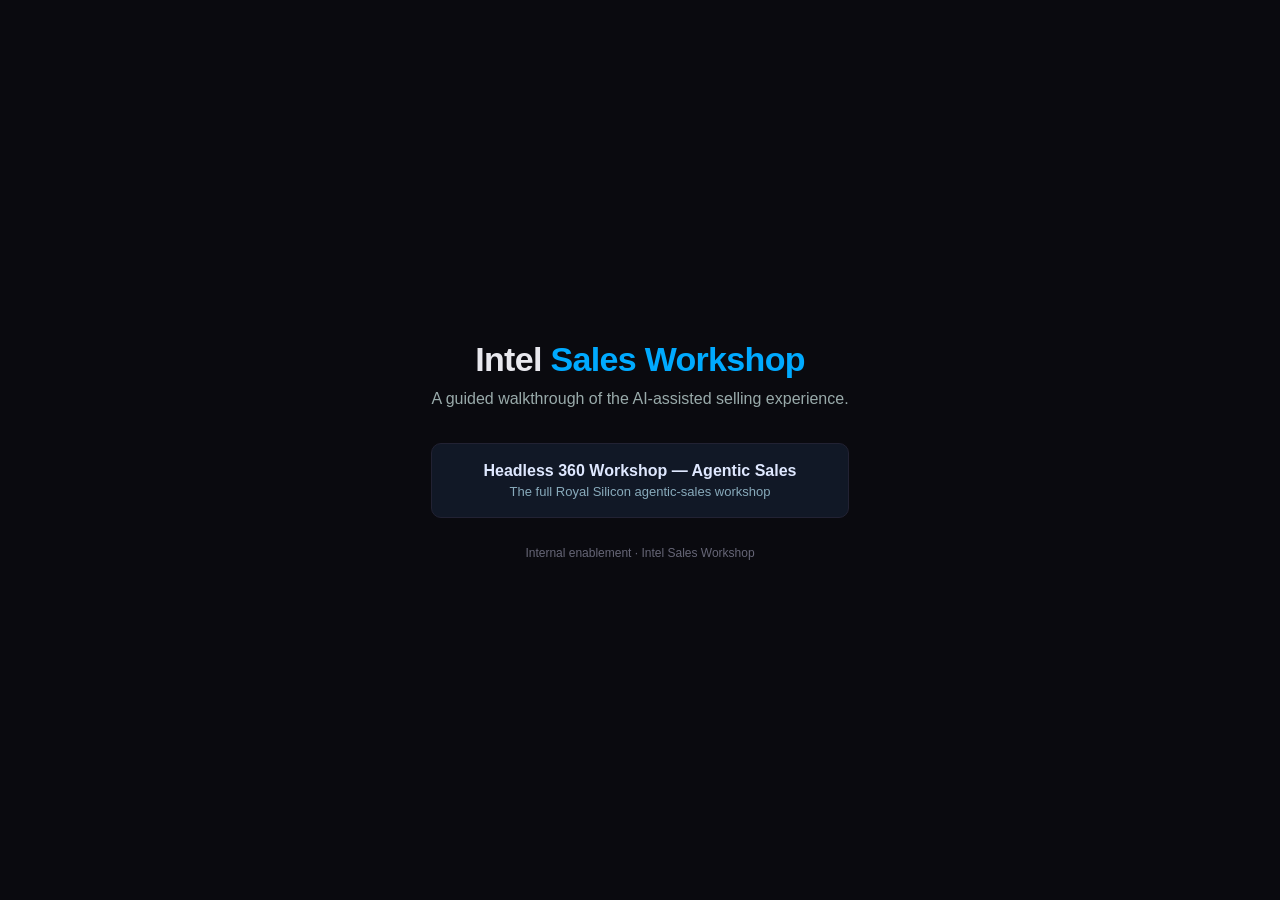
<file: index.html>
<!doctype html><html lang="en"><head><meta charset="utf-8"><meta name="viewport" content="width=device-width,initial-scale=1">
<title>Intel Sales Workshop</title>
<style>
  body{margin:0;font-family:-apple-system,Segoe UI,Roboto,Helvetica,Arial,sans-serif;background:#0a0a0f;color:#e8e8ee;display:flex;min-height:100vh;align-items:center;justify-content:center}
  .card{max-width:560px;padding:48px 40px;text-align:center}
  h1{font-size:34px;font-weight:800;margin:0 0 8px;letter-spacing:-.02em}
  .accent{color:#0af}
  p{color:#9aa;line-height:1.55;margin:0 0 32px}
  .links{display:flex;flex-direction:column;gap:14px}
  a{display:block;padding:18px 22px;border:1px solid #223;border-radius:10px;background:#111826;color:#dfe8ff;text-decoration:none;font-weight:600;transition:.15s}
  a:hover{background:#16233b;border-color:#0af}
  a .sub{display:block;font-weight:400;font-size:13px;color:#8ab;margin-top:4px}
  .note{margin-top:28px;font-size:12px;color:#667}
</style></head><body>
<div class="card">
  <h1>Intel <span class="accent">Sales Workshop</span></h1>
  <p>A guided walkthrough of the AI-assisted selling experience.</p>
  <div class="links">
    <a href="intel-workshop-site.html">Headless 360 Workshop — Agentic Sales<span class="sub">The full Royal Silicon agentic-sales workshop</span></a>
  </div>
  <div class="note">Internal enablement · Intel Sales Workshop</div>
</div></body></html>
</file>
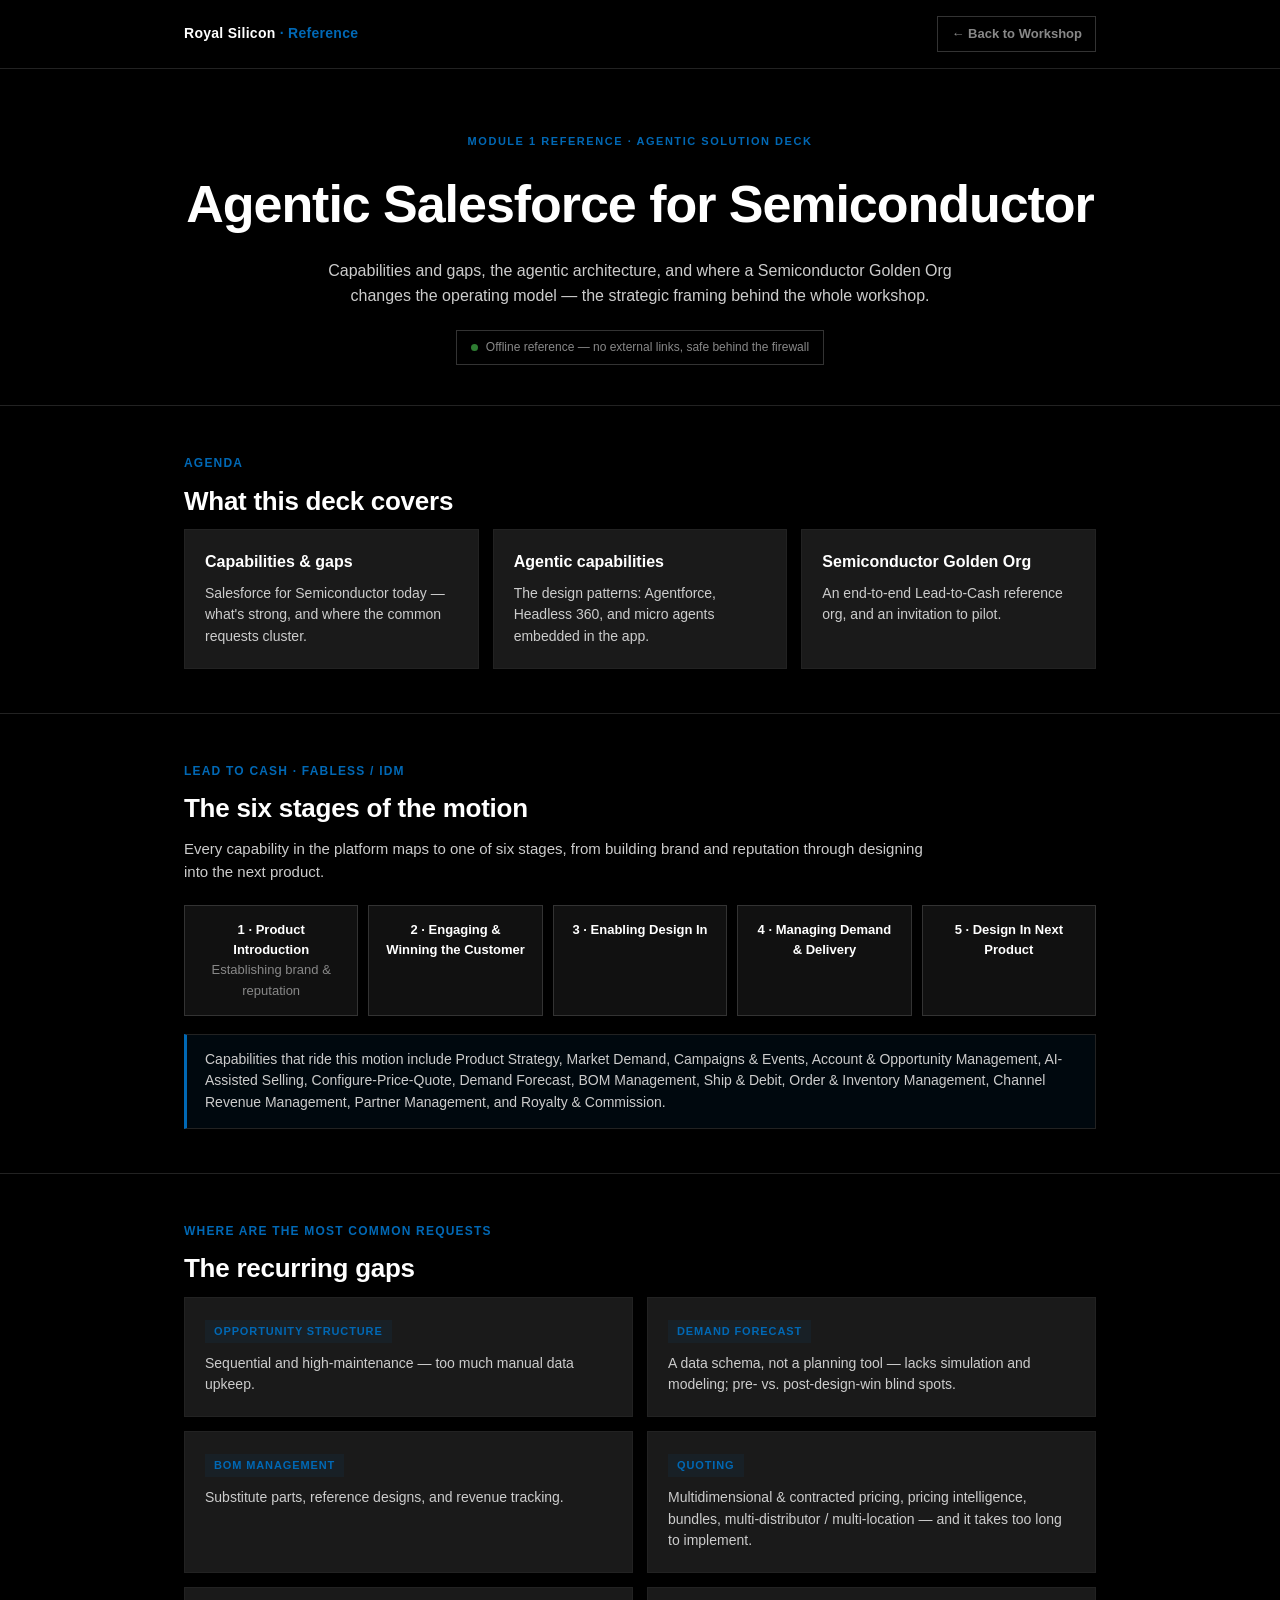
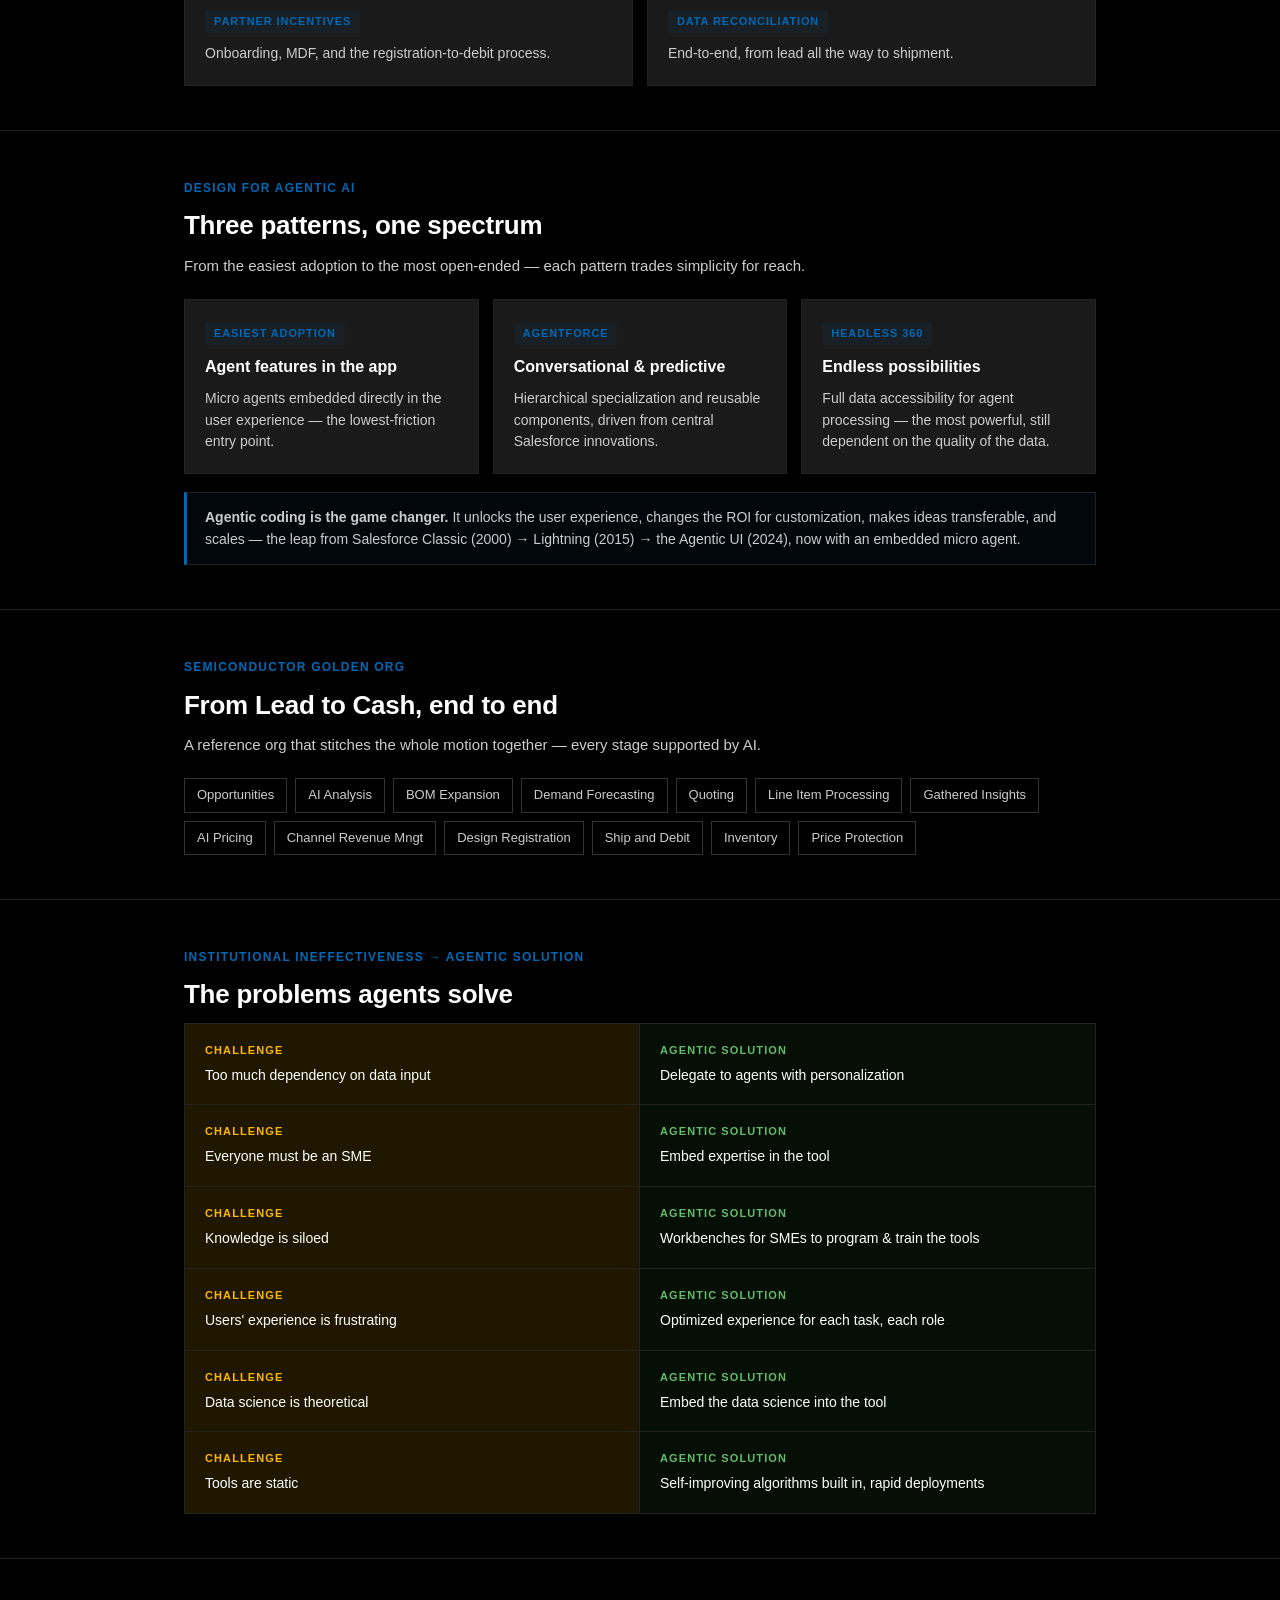
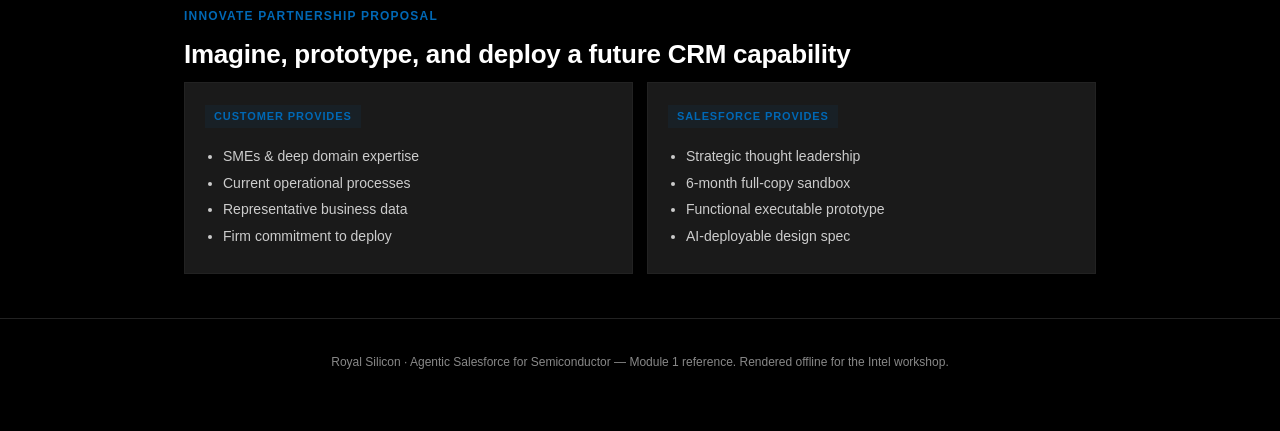
<file: ref-agentic-solution.html>
<!doctype html>
<html lang="en">
<head>
<meta charset="utf-8">
<meta name="viewport" content="width=device-width,initial-scale=1">
<title>Reference · Agentic Salesforce for Semiconductor</title>
<link rel="stylesheet" href="ref-style.css">
</head>
<body>
<div class="topbar"><div class="wrap">
  <div class="brand">Royal Silicon <span class="accent">· Reference</span></div>
  <a class="back" href="intel-workshop-site.html">← Back to Workshop</a>
</div></div>

<div class="hero"><div class="wrap">
  <div class="kicker">Module 1 Reference · Agentic Solution Deck</div>
  <h1>Agentic Salesforce for Semiconductor</h1>
  <p>Capabilities and gaps, the agentic architecture, and where a Semiconductor Golden Org changes the operating model — the strategic framing behind the whole workshop.</p>
  <div class="offline"><span class="dot"></span> Offline reference — no external links, safe behind the firewall</div>
</div></div>

<section><div class="wrap">
  <div class="snum">Agenda</div>
  <h2>What this deck covers</h2>
  <div class="grid g3" style="margin-top:8px">
    <div class="card"><h3>Capabilities &amp; gaps</h3><p>Salesforce for Semiconductor today — what's strong, and where the common requests cluster.</p></div>
    <div class="card"><h3>Agentic capabilities</h3><p>The design patterns: Agentforce, Headless 360, and micro agents embedded in the app.</p></div>
    <div class="card"><h3>Semiconductor Golden Org</h3><p>An end-to-end Lead-to-Cash reference org, and an invitation to pilot.</p></div>
  </div>
</div></section>

<section><div class="wrap">
  <div class="snum">Lead to Cash · Fabless / IDM</div>
  <h2>The six stages of the motion</h2>
  <p class="lead">Every capability in the platform maps to one of six stages, from building brand and reputation through designing into the next product.</p>
  <div class="flow">
    <div class="node">1 · Product Introduction<br><span style="color:var(--text3);font-weight:400">Establishing brand &amp; reputation</span></div>
    <div class="node">2 · Engaging &amp; Winning the Customer</div>
    <div class="node">3 · Enabling Design In</div>
    <div class="node">4 · Managing Demand &amp; Delivery</div>
    <div class="node">5 · Design In Next Product</div>
  </div>
  <div class="note">Capabilities that ride this motion include Product Strategy, Market Demand, Campaigns &amp; Events, Account &amp; Opportunity Management, AI-Assisted Selling, Configure-Price-Quote, Demand Forecast, BOM Management, Ship &amp; Debit, Order &amp; Inventory Management, Channel Revenue Management, Partner Management, and Royalty &amp; Commission.</div>
</div></section>

<section><div class="wrap">
  <div class="snum">Where are the most common requests</div>
  <h2>The recurring gaps</h2>
  <div class="grid g2">
    <div class="card"><span class="pill">Opportunity Structure</span><p>Sequential and high-maintenance — too much manual data upkeep.</p></div>
    <div class="card"><span class="pill">Demand Forecast</span><p>A data schema, not a planning tool — lacks simulation and modeling; pre- vs. post-design-win blind spots.</p></div>
    <div class="card"><span class="pill">BOM Management</span><p>Substitute parts, reference designs, and revenue tracking.</p></div>
    <div class="card"><span class="pill">Quoting</span><p>Multidimensional &amp; contracted pricing, pricing intelligence, bundles, multi-distributor / multi-location — and it takes too long to implement.</p></div>
    <div class="card"><span class="pill">Partner Incentives</span><p>Onboarding, MDF, and the registration-to-debit process.</p></div>
    <div class="card"><span class="pill">Data Reconciliation</span><p>End-to-end, from lead all the way to shipment.</p></div>
  </div>
</div></section>

<section><div class="wrap">
  <div class="snum">Design for Agentic AI</div>
  <h2>Three patterns, one spectrum</h2>
  <p class="lead">From the easiest adoption to the most open-ended — each pattern trades simplicity for reach.</p>
  <div class="grid g3">
    <div class="card"><span class="pill">Easiest adoption</span><h3>Agent features in the app</h3><p>Micro agents embedded directly in the user experience — the lowest-friction entry point.</p></div>
    <div class="card"><span class="pill">Agentforce</span><h3>Conversational &amp; predictive</h3><p>Hierarchical specialization and reusable components, driven from central Salesforce innovations.</p></div>
    <div class="card"><span class="pill">Headless 360</span><h3>Endless possibilities</h3><p>Full data accessibility for agent processing — the most powerful, still dependent on the quality of the data.</p></div>
  </div>
  <div class="note"><strong>Agentic coding is the game changer.</strong> It unlocks the user experience, changes the ROI for customization, makes ideas transferable, and scales — the leap from Salesforce Classic (2000) → Lightning (2015) → the Agentic UI (2024), now with an embedded micro agent.</div>
</div></section>

<section><div class="wrap">
  <div class="snum">Semiconductor Golden Org</div>
  <h2>From Lead to Cash, end to end</h2>
  <p class="lead">A reference org that stitches the whole motion together — every stage supported by AI.</p>
  <div class="tags">
    <span>Opportunities</span><span>AI Analysis</span><span>BOM Expansion</span><span>Demand Forecasting</span>
    <span>Quoting</span><span>Line Item Processing</span><span>Gathered Insights</span><span>AI Pricing</span>
    <span>Channel Revenue Mngt</span><span>Design Registration</span><span>Ship and Debit</span><span>Inventory</span><span>Price Protection</span>
  </div>
</div></section>

<section><div class="wrap">
  <div class="snum">Institutional ineffectiveness → agentic solution</div>
  <h2>The problems agents solve</h2>
  <div class="cvs">
    <div class="ch"><div class="lbl">Challenge</div><div class="val">Too much dependency on data input</div></div>
    <div class="cs"><div class="lbl">Agentic Solution</div><div class="val">Delegate to agents with personalization</div></div>
    <div class="ch"><div class="lbl">Challenge</div><div class="val">Everyone must be an SME</div></div>
    <div class="cs"><div class="lbl">Agentic Solution</div><div class="val">Embed expertise in the tool</div></div>
    <div class="ch"><div class="lbl">Challenge</div><div class="val">Knowledge is siloed</div></div>
    <div class="cs"><div class="lbl">Agentic Solution</div><div class="val">Workbenches for SMEs to program &amp; train the tools</div></div>
    <div class="ch"><div class="lbl">Challenge</div><div class="val">Users' experience is frustrating</div></div>
    <div class="cs"><div class="lbl">Agentic Solution</div><div class="val">Optimized experience for each task, each role</div></div>
    <div class="ch"><div class="lbl">Challenge</div><div class="val">Data science is theoretical</div></div>
    <div class="cs"><div class="lbl">Agentic Solution</div><div class="val">Embed the data science into the tool</div></div>
    <div class="ch"><div class="lbl">Challenge</div><div class="val">Tools are static</div></div>
    <div class="cs"><div class="lbl">Agentic Solution</div><div class="val">Self-improving algorithms built in, rapid deployments</div></div>
  </div>
</div></section>

<section><div class="wrap">
  <div class="snum">Innovate Partnership Proposal</div>
  <h2>Imagine, prototype, and deploy a future CRM capability</h2>
  <div class="grid g2">
    <div class="card"><span class="pill">Customer provides</span><ul>
      <li>SMEs &amp; deep domain expertise</li>
      <li>Current operational processes</li>
      <li>Representative business data</li>
      <li>Firm commitment to deploy</li>
    </ul></div>
    <div class="card"><span class="pill">Salesforce provides</span><ul>
      <li>Strategic thought leadership</li>
      <li>6-month full-copy sandbox</li>
      <li>Functional executable prototype</li>
      <li>AI-deployable design spec</li>
    </ul></div>
  </div>
</div></section>

<div class="foot"><div class="wrap">Royal Silicon · Agentic Salesforce for Semiconductor — Module 1 reference. Rendered offline for the Intel workshop.</div></div>
</body>
</html>
</file>
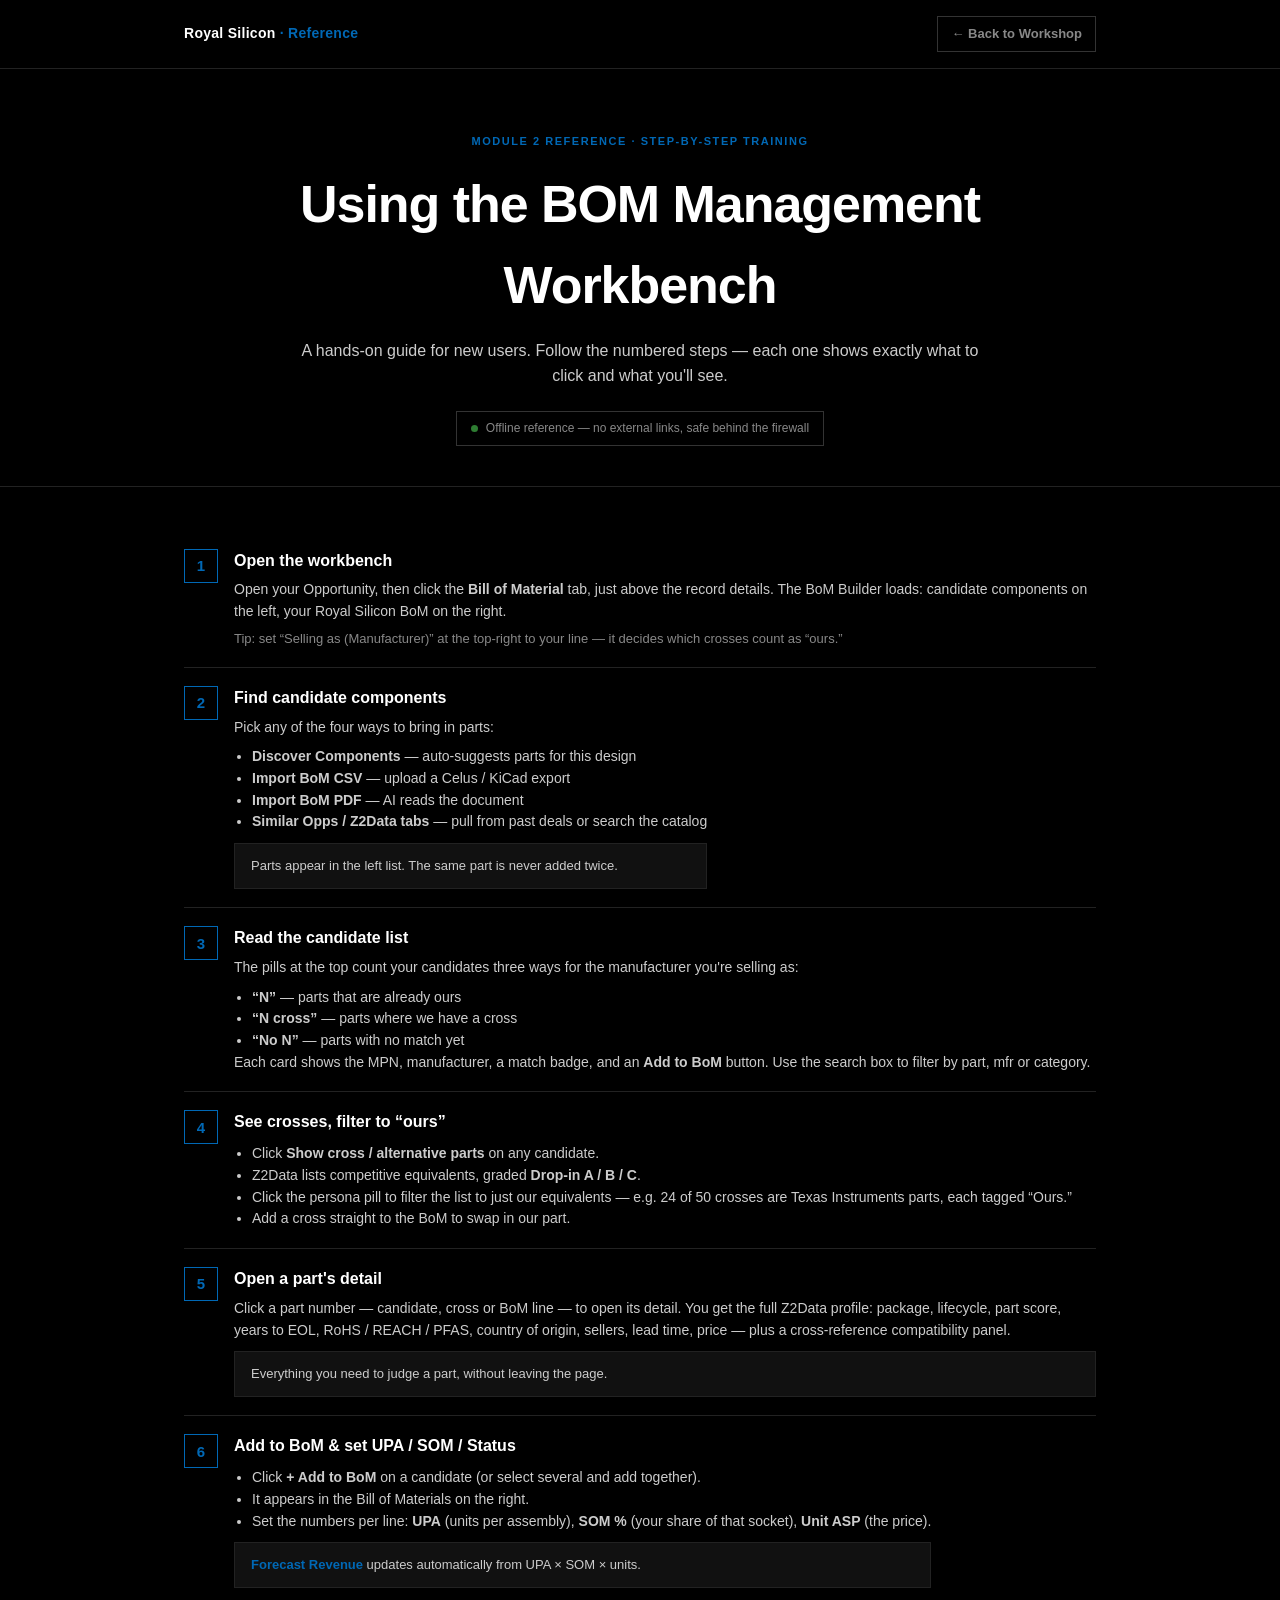
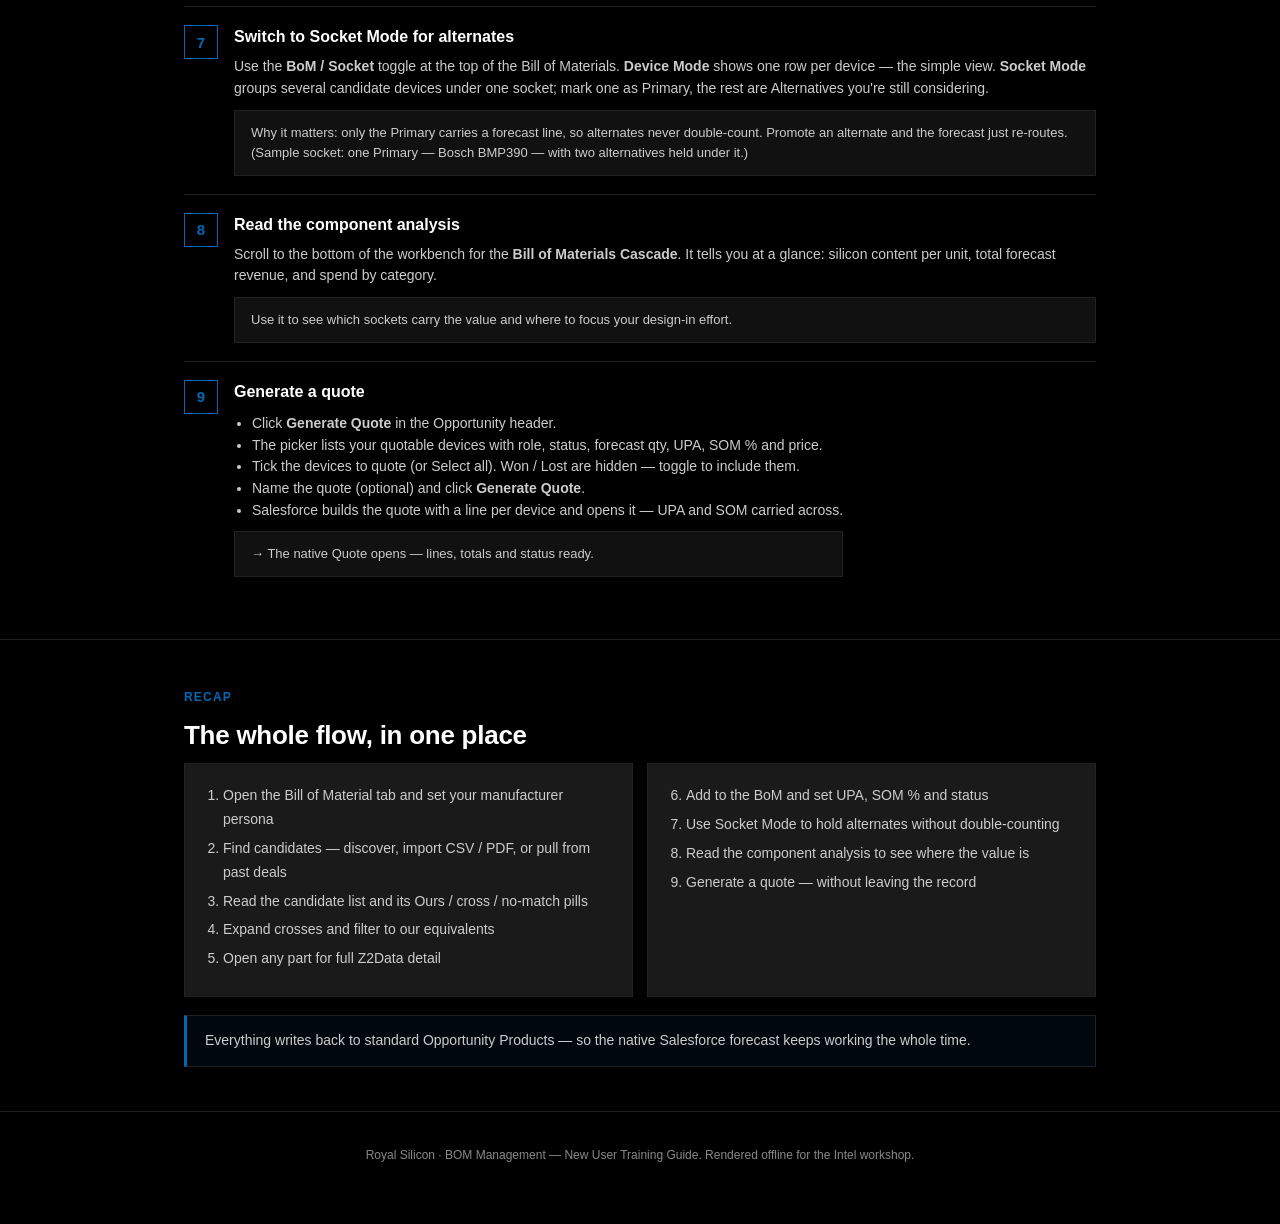
<file: ref-bom-management.html>
<!doctype html>
<html lang="en">
<head>
<meta charset="utf-8">
<meta name="viewport" content="width=device-width,initial-scale=1">
<title>Reference · BOM Management — New User Training Guide</title>
<link rel="stylesheet" href="ref-style.css">
</head>
<body>
<div class="topbar"><div class="wrap">
  <div class="brand">Royal Silicon <span class="accent">· Reference</span></div>
  <a class="back" href="intel-workshop-site.html">← Back to Workshop</a>
</div></div>

<div class="hero"><div class="wrap">
  <div class="kicker">Module 2 Reference · Step-by-Step Training</div>
  <h1>Using the BOM Management Workbench</h1>
  <p>A hands-on guide for new users. Follow the numbered steps — each one shows exactly what to click and what you'll see.</p>
  <div class="offline"><span class="dot"></span> Offline reference — no external links, safe behind the firewall</div>
</div></div>

<section><div class="wrap">
  <div class="step"><div class="sn">1</div><div>
    <h4>Open the workbench</h4>
    <p>Open your Opportunity, then click the <b>Bill of Material</b> tab, just above the record details. The BoM Builder loads: candidate components on the left, your Royal Silicon BoM on the right.</p>
    <span class="sub">Tip: set “Selling as (Manufacturer)” at the top-right to your line — it decides which crosses count as “ours.”</span>
  </div></div>

  <div class="step"><div class="sn">2</div><div>
    <h4>Find candidate components</h4>
    <p>Pick any of the four ways to bring in parts:</p>
    <ul>
      <li><b>Discover Components</b> — auto-suggests parts for this design</li>
      <li><b>Import BoM CSV</b> — upload a Celus / KiCad export</li>
      <li><b>Import BoM PDF</b> — AI reads the document</li>
      <li><b>Similar Opps / Z2Data tabs</b> — pull from past deals or search the catalog</li>
    </ul>
    <div class="seeing">Parts appear in the left list. The same part is never added twice.</div>
  </div></div>

  <div class="step"><div class="sn">3</div><div>
    <h4>Read the candidate list</h4>
    <p>The pills at the top count your candidates three ways for the manufacturer you're selling as:</p>
    <ul>
      <li><b>“N”</b> — parts that are already ours</li>
      <li><b>“N cross”</b> — parts where we have a cross</li>
      <li><b>“No N”</b> — parts with no match yet</li>
    </ul>
    <p>Each card shows the MPN, manufacturer, a match badge, and an <b>Add to BoM</b> button. Use the search box to filter by part, mfr or category.</p>
  </div></div>

  <div class="step"><div class="sn">4</div><div>
    <h4>See crosses, filter to “ours”</h4>
    <ul>
      <li>Click <b>Show cross / alternative parts</b> on any candidate.</li>
      <li>Z2Data lists competitive equivalents, graded <b>Drop-in A / B / C</b>.</li>
      <li>Click the persona pill to filter the list to just our equivalents — e.g. 24 of 50 crosses are Texas Instruments parts, each tagged “Ours.”</li>
      <li>Add a cross straight to the BoM to swap in our part.</li>
    </ul>
  </div></div>

  <div class="step"><div class="sn">5</div><div>
    <h4>Open a part's detail</h4>
    <p>Click a part number — candidate, cross or BoM line — to open its detail. You get the full Z2Data profile: package, lifecycle, part score, years to EOL, RoHS / REACH / PFAS, country of origin, sellers, lead time, price — plus a cross-reference compatibility panel.</p>
    <div class="seeing">Everything you need to judge a part, without leaving the page.</div>
  </div></div>

  <div class="step"><div class="sn">6</div><div>
    <h4>Add to BoM &amp; set UPA / SOM / Status</h4>
    <ul>
      <li>Click <b>+ Add to BoM</b> on a candidate (or select several and add together).</li>
      <li>It appears in the Bill of Materials on the right.</li>
      <li>Set the numbers per line: <b>UPA</b> (units per assembly), <b>SOM %</b> (your share of that socket), <b>Unit ASP</b> (the price).</li>
    </ul>
    <div class="seeing"><b>Forecast Revenue</b> updates automatically from UPA × SOM × units.</div>
  </div></div>

  <div class="step"><div class="sn">7</div><div>
    <h4>Switch to Socket Mode for alternates</h4>
    <p>Use the <b>BoM / Socket</b> toggle at the top of the Bill of Materials. <b>Device Mode</b> shows one row per device — the simple view. <b>Socket Mode</b> groups several candidate devices under one socket; mark one as Primary, the rest are Alternatives you're still considering.</p>
    <div class="seeing">Why it matters: only the Primary carries a forecast line, so alternates never double-count. Promote an alternate and the forecast just re-routes. (Sample socket: one Primary — Bosch BMP390 — with two alternatives held under it.)</div>
  </div></div>

  <div class="step"><div class="sn">8</div><div>
    <h4>Read the component analysis</h4>
    <p>Scroll to the bottom of the workbench for the <b>Bill of Materials Cascade</b>. It tells you at a glance: silicon content per unit, total forecast revenue, and spend by category.</p>
    <div class="seeing">Use it to see which sockets carry the value and where to focus your design-in effort.</div>
  </div></div>

  <div class="step"><div class="sn">9</div><div>
    <h4>Generate a quote</h4>
    <ul>
      <li>Click <b>Generate Quote</b> in the Opportunity header.</li>
      <li>The picker lists your quotable devices with role, status, forecast qty, UPA, SOM % and price.</li>
      <li>Tick the devices to quote (or Select all). Won / Lost are hidden — toggle to include them.</li>
      <li>Name the quote (optional) and click <b>Generate Quote</b>.</li>
      <li>Salesforce builds the quote with a line per device and opens it — UPA and SOM carried across.</li>
    </ul>
    <div class="seeing">→ The native Quote opens — lines, totals and status ready.</div>
  </div></div>
</div></section>

<section><div class="wrap">
  <div class="snum">Recap</div>
  <h2>The whole flow, in one place</h2>
  <div class="grid g2" style="margin-top:8px">
    <div class="card"><ol style="margin:0;padding-left:18px;color:var(--text2);font-size:14px;line-height:1.7">
      <li>Open the Bill of Material tab and set your manufacturer persona</li>
      <li>Find candidates — discover, import CSV / PDF, or pull from past deals</li>
      <li>Read the candidate list and its Ours / cross / no-match pills</li>
      <li>Expand crosses and filter to our equivalents</li>
      <li>Open any part for full Z2Data detail</li>
    </ol></div>
    <div class="card"><ol start="6" style="margin:0;padding-left:18px;color:var(--text2);font-size:14px;line-height:1.7">
      <li>Add to the BoM and set UPA, SOM % and status</li>
      <li>Use Socket Mode to hold alternates without double-counting</li>
      <li>Read the component analysis to see where the value is</li>
      <li>Generate a quote — without leaving the record</li>
    </ol></div>
  </div>
  <div class="note">Everything writes back to standard Opportunity Products — so the native Salesforce forecast keeps working the whole time.</div>
</div></section>

<div class="foot"><div class="wrap">Royal Silicon · BOM Management — New User Training Guide. Rendered offline for the Intel workshop.</div></div>
</body>
</html>
</file>
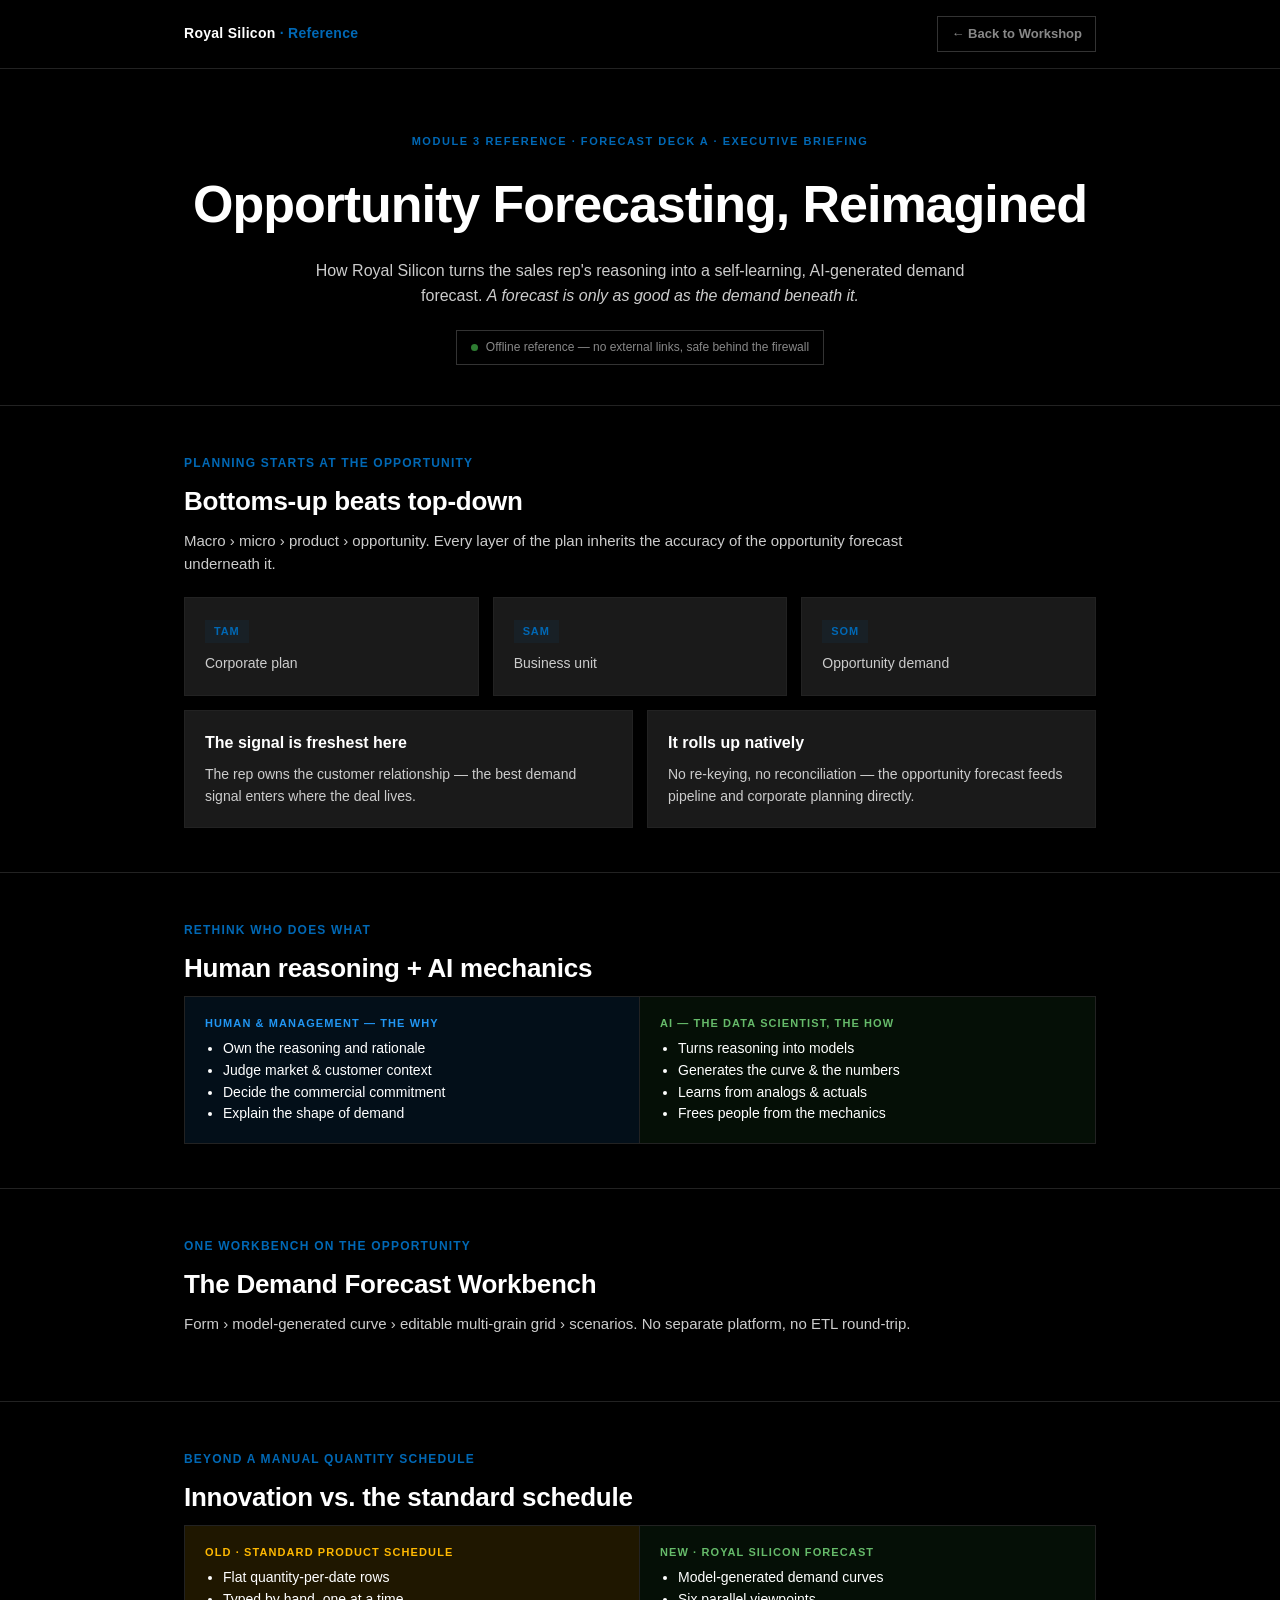
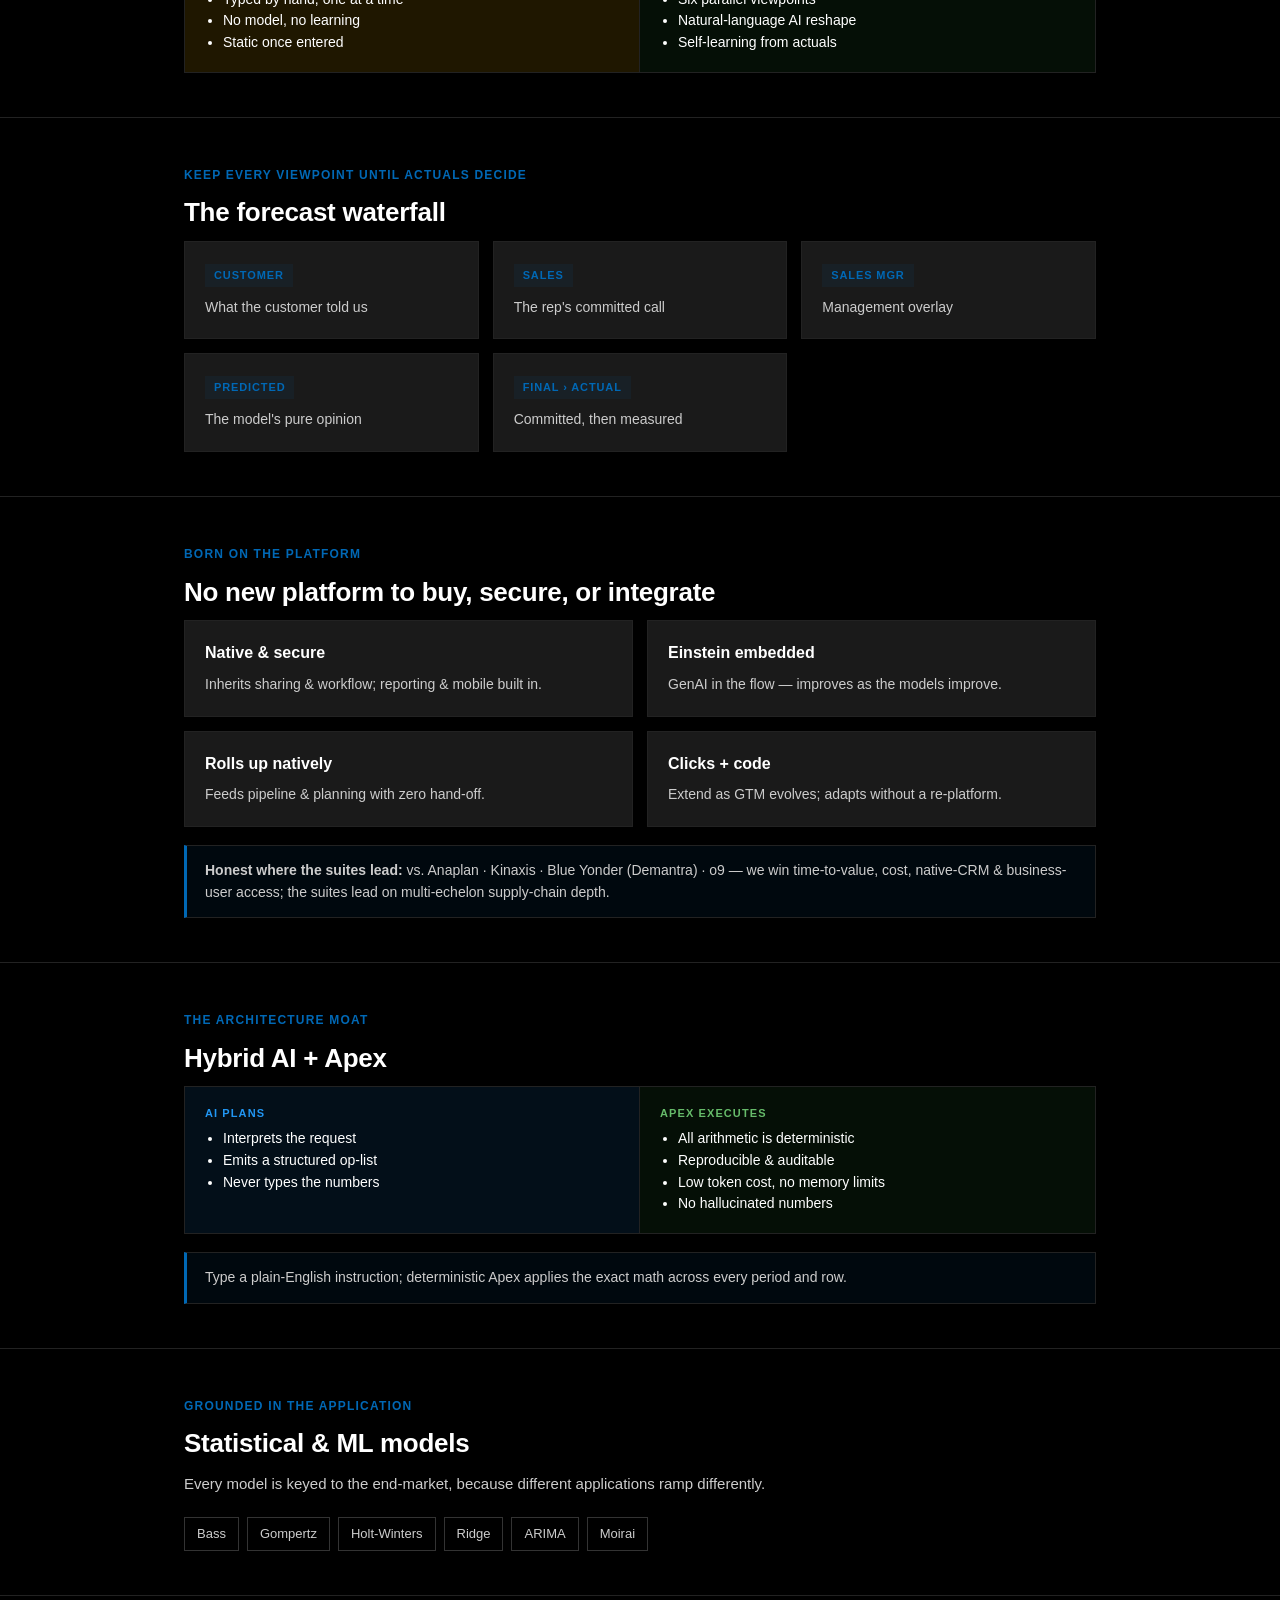
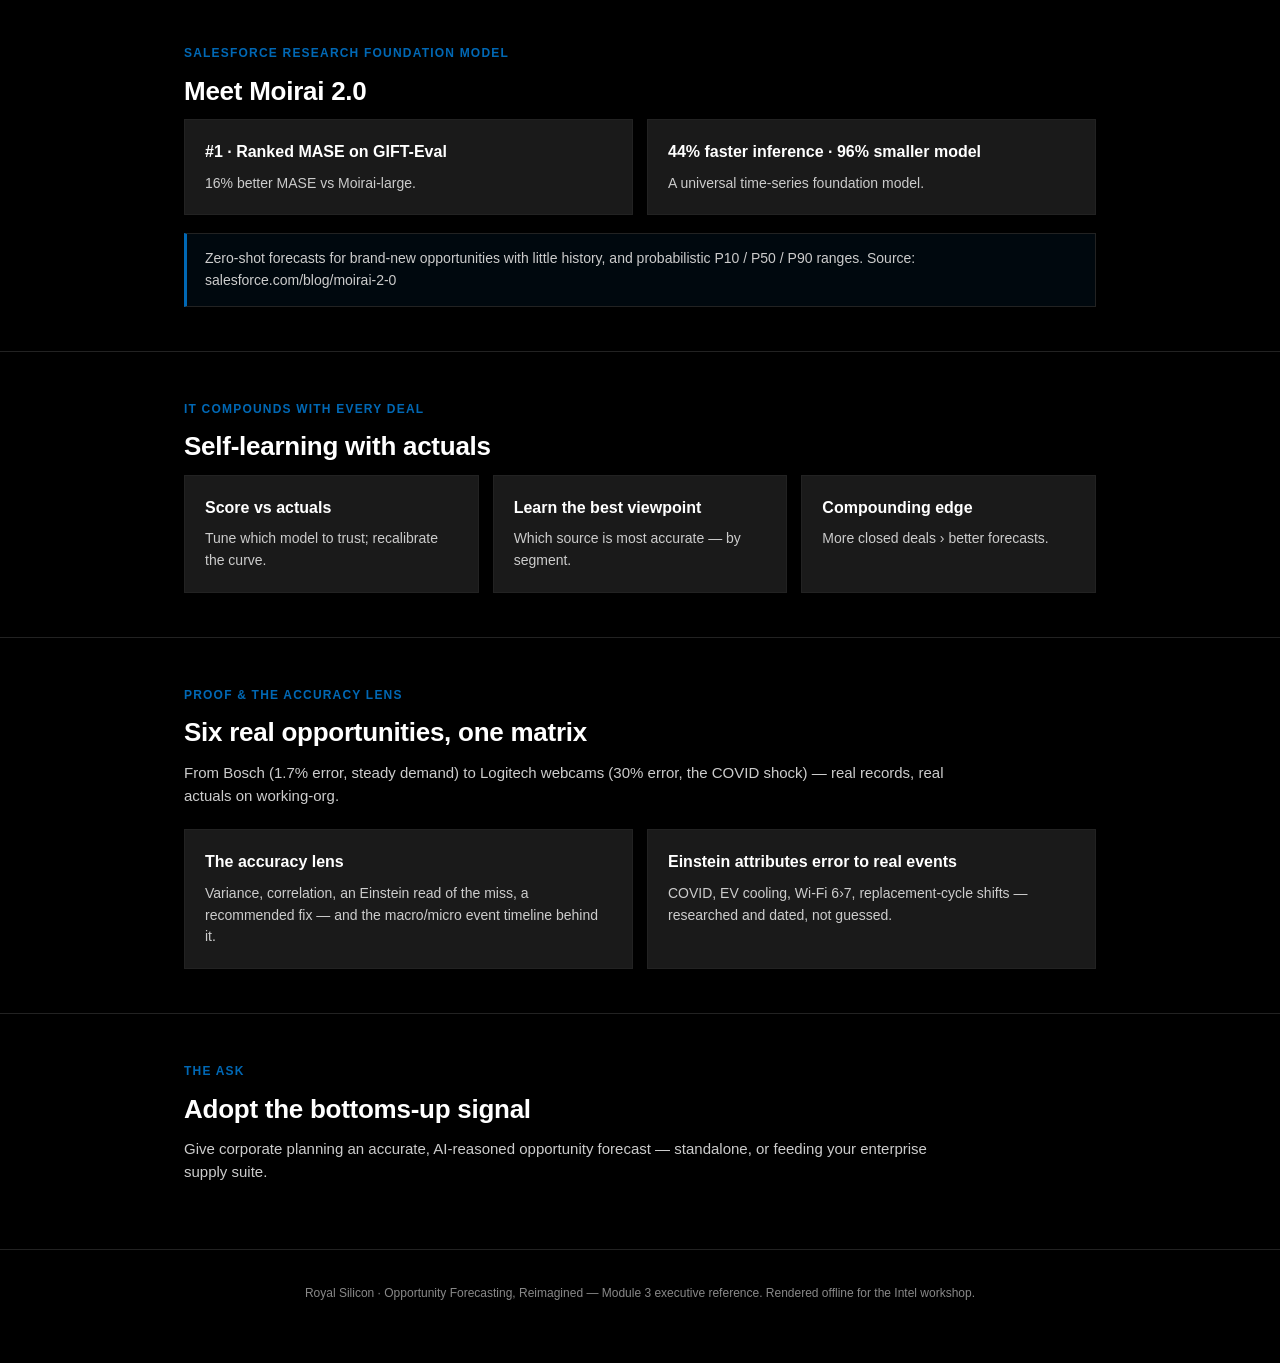
<file: ref-forecast-exec.html>
<!doctype html>
<html lang="en">
<head>
<meta charset="utf-8">
<meta name="viewport" content="width=device-width,initial-scale=1">
<title>Reference · Opportunity Forecasting, Reimagined — Executive Briefing</title>
<link rel="stylesheet" href="ref-style.css">
</head>
<body>
<div class="topbar"><div class="wrap">
  <div class="brand">Royal Silicon <span class="accent">· Reference</span></div>
  <a class="back" href="intel-workshop-site.html">← Back to Workshop</a>
</div></div>

<div class="hero"><div class="wrap">
  <div class="kicker">Module 3 Reference · Forecast Deck A · Executive Briefing</div>
  <h1>Opportunity Forecasting, Reimagined</h1>
  <p>How Royal Silicon turns the sales rep's reasoning into a self-learning, AI-generated demand forecast. <em>A forecast is only as good as the demand beneath it.</em></p>
  <div class="offline"><span class="dot"></span> Offline reference — no external links, safe behind the firewall</div>
</div></div>

<section><div class="wrap">
  <div class="snum">Planning starts at the opportunity</div>
  <h2>Bottoms-up beats top-down</h2>
  <p class="lead">Macro › micro › product › opportunity. Every layer of the plan inherits the accuracy of the opportunity forecast underneath it.</p>
  <div class="grid g3">
    <div class="card"><span class="pill">TAM</span><p>Corporate plan</p></div>
    <div class="card"><span class="pill">SAM</span><p>Business unit</p></div>
    <div class="card"><span class="pill">SOM</span><p>Opportunity demand</p></div>
  </div>
  <div class="grid g2" style="margin-top:14px">
    <div class="card"><h3>The signal is freshest here</h3><p>The rep owns the customer relationship — the best demand signal enters where the deal lives.</p></div>
    <div class="card"><h3>It rolls up natively</h3><p>No re-keying, no reconciliation — the opportunity forecast feeds pipeline and corporate planning directly.</p></div>
  </div>
</div></section>

<section><div class="wrap">
  <div class="snum">Rethink who does what</div>
  <h2>Human reasoning + AI mechanics</h2>
  <div class="cvs">
    <div class="ch" style="background:var(--blue-dim)"><div class="lbl" style="color:var(--blue)">Human &amp; Management — the WHY</div><div class="val"><ul style="margin:6px 0 0;padding-left:18px">
      <li>Own the reasoning and rationale</li><li>Judge market &amp; customer context</li>
      <li>Decide the commercial commitment</li><li>Explain the shape of demand</li></ul></div></div>
    <div class="cs"><div class="lbl">AI — the data scientist, the HOW</div><div class="val"><ul style="margin:6px 0 0;padding-left:18px">
      <li>Turns reasoning into models</li><li>Generates the curve &amp; the numbers</li>
      <li>Learns from analogs &amp; actuals</li><li>Frees people from the mechanics</li></ul></div></div>
  </div>
</div></section>

<section><div class="wrap">
  <div class="snum">One workbench on the opportunity</div>
  <h2>The Demand Forecast Workbench</h2>
  <p class="lead">Form › model-generated curve › editable multi-grain grid › scenarios. No separate platform, no ETL round-trip.</p>
</div></section>

<section><div class="wrap">
  <div class="snum">Beyond a manual quantity schedule</div>
  <h2>Innovation vs. the standard schedule</h2>
  <div class="cvs">
    <div class="ch"><div class="lbl">Old · Standard Product Schedule</div><div class="val"><ul style="margin:6px 0 0;padding-left:18px">
      <li>Flat quantity-per-date rows</li><li>Typed by hand, one at a time</li>
      <li>No model, no learning</li><li>Static once entered</li></ul></div></div>
    <div class="cs"><div class="lbl">New · Royal Silicon Forecast</div><div class="val"><ul style="margin:6px 0 0;padding-left:18px">
      <li>Model-generated demand curves</li><li>Six parallel viewpoints</li>
      <li>Natural-language AI reshape</li><li>Self-learning from actuals</li></ul></div></div>
  </div>
</div></section>

<section><div class="wrap">
  <div class="snum">Keep every viewpoint until actuals decide</div>
  <h2>The forecast waterfall</h2>
  <div class="grid g3">
    <div class="card"><span class="pill">Customer</span><p>What the customer told us</p></div>
    <div class="card"><span class="pill">Sales</span><p>The rep's committed call</p></div>
    <div class="card"><span class="pill">Sales Mgr</span><p>Management overlay</p></div>
    <div class="card"><span class="pill">Predicted</span><p>The model's pure opinion</p></div>
    <div class="card"><span class="pill">Final › Actual</span><p>Committed, then measured</p></div>
  </div>
</div></section>

<section><div class="wrap">
  <div class="snum">Born on the platform</div>
  <h2>No new platform to buy, secure, or integrate</h2>
  <div class="grid g2">
    <div class="card"><h3>Native &amp; secure</h3><p>Inherits sharing &amp; workflow; reporting &amp; mobile built in.</p></div>
    <div class="card"><h3>Einstein embedded</h3><p>GenAI in the flow — improves as the models improve.</p></div>
    <div class="card"><h3>Rolls up natively</h3><p>Feeds pipeline &amp; planning with zero hand-off.</p></div>
    <div class="card"><h3>Clicks + code</h3><p>Extend as GTM evolves; adapts without a re-platform.</p></div>
  </div>
  <div class="note"><strong>Honest where the suites lead:</strong> vs. Anaplan · Kinaxis · Blue Yonder (Demantra) · o9 — we win time-to-value, cost, native-CRM &amp; business-user access; the suites lead on multi-echelon supply-chain depth.</div>
</div></section>

<section><div class="wrap">
  <div class="snum">The architecture moat</div>
  <h2>Hybrid AI + Apex</h2>
  <div class="cvs">
    <div class="ch" style="background:var(--blue-dim)"><div class="lbl" style="color:var(--blue)">AI plans</div><div class="val"><ul style="margin:6px 0 0;padding-left:18px">
      <li>Interprets the request</li><li>Emits a structured op-list</li><li>Never types the numbers</li></ul></div></div>
    <div class="cs"><div class="lbl">Apex executes</div><div class="val"><ul style="margin:6px 0 0;padding-left:18px">
      <li>All arithmetic is deterministic</li><li>Reproducible &amp; auditable</li>
      <li>Low token cost, no memory limits</li><li>No hallucinated numbers</li></ul></div></div>
  </div>
  <div class="note">Type a plain-English instruction; deterministic Apex applies the exact math across every period and row.</div>
</div></section>

<section><div class="wrap">
  <div class="snum">Grounded in the application</div>
  <h2>Statistical &amp; ML models</h2>
  <p class="lead">Every model is keyed to the end-market, because different applications ramp differently.</p>
  <div class="tags">
    <span>Bass</span><span>Gompertz</span><span>Holt-Winters</span><span>Ridge</span><span>ARIMA</span><span>Moirai</span>
  </div>
</div></section>

<section><div class="wrap">
  <div class="snum">Salesforce Research foundation model</div>
  <h2>Meet Moirai 2.0</h2>
  <div class="grid g2">
    <div class="card"><h3>#1 · Ranked MASE on GIFT-Eval</h3><p>16% better MASE vs Moirai-large.</p></div>
    <div class="card"><h3>44% faster inference · 96% smaller model</h3><p>A universal time-series foundation model.</p></div>
  </div>
  <div class="note">Zero-shot forecasts for brand-new opportunities with little history, and probabilistic P10 / P50 / P90 ranges. Source: salesforce.com/blog/moirai-2-0</div>
</div></section>

<section><div class="wrap">
  <div class="snum">It compounds with every deal</div>
  <h2>Self-learning with actuals</h2>
  <div class="grid g3">
    <div class="card"><h3>Score vs actuals</h3><p>Tune which model to trust; recalibrate the curve.</p></div>
    <div class="card"><h3>Learn the best viewpoint</h3><p>Which source is most accurate — by segment.</p></div>
    <div class="card"><h3>Compounding edge</h3><p>More closed deals › better forecasts.</p></div>
  </div>
</div></section>

<section><div class="wrap">
  <div class="snum">Proof &amp; the accuracy lens</div>
  <h2>Six real opportunities, one matrix</h2>
  <p class="lead">From Bosch (1.7% error, steady demand) to Logitech webcams (30% error, the COVID shock) — real records, real actuals on working-org.</p>
  <div class="grid g2">
    <div class="card"><h3>The accuracy lens</h3><p>Variance, correlation, an Einstein read of the miss, a recommended fix — and the macro/micro event timeline behind it.</p></div>
    <div class="card"><h3>Einstein attributes error to real events</h3><p>COVID, EV cooling, Wi-Fi 6›7, replacement-cycle shifts — researched and dated, not guessed.</p></div>
  </div>
</div></section>

<section><div class="wrap">
  <div class="snum">The ask</div>
  <h2>Adopt the bottoms-up signal</h2>
  <p class="lead">Give corporate planning an accurate, AI-reasoned opportunity forecast — standalone, or feeding your enterprise supply suite.</p>
</div></section>

<div class="foot"><div class="wrap">Royal Silicon · Opportunity Forecasting, Reimagined — Module 3 executive reference. Rendered offline for the Intel workshop.</div></div>
</body>
</html>
</file>
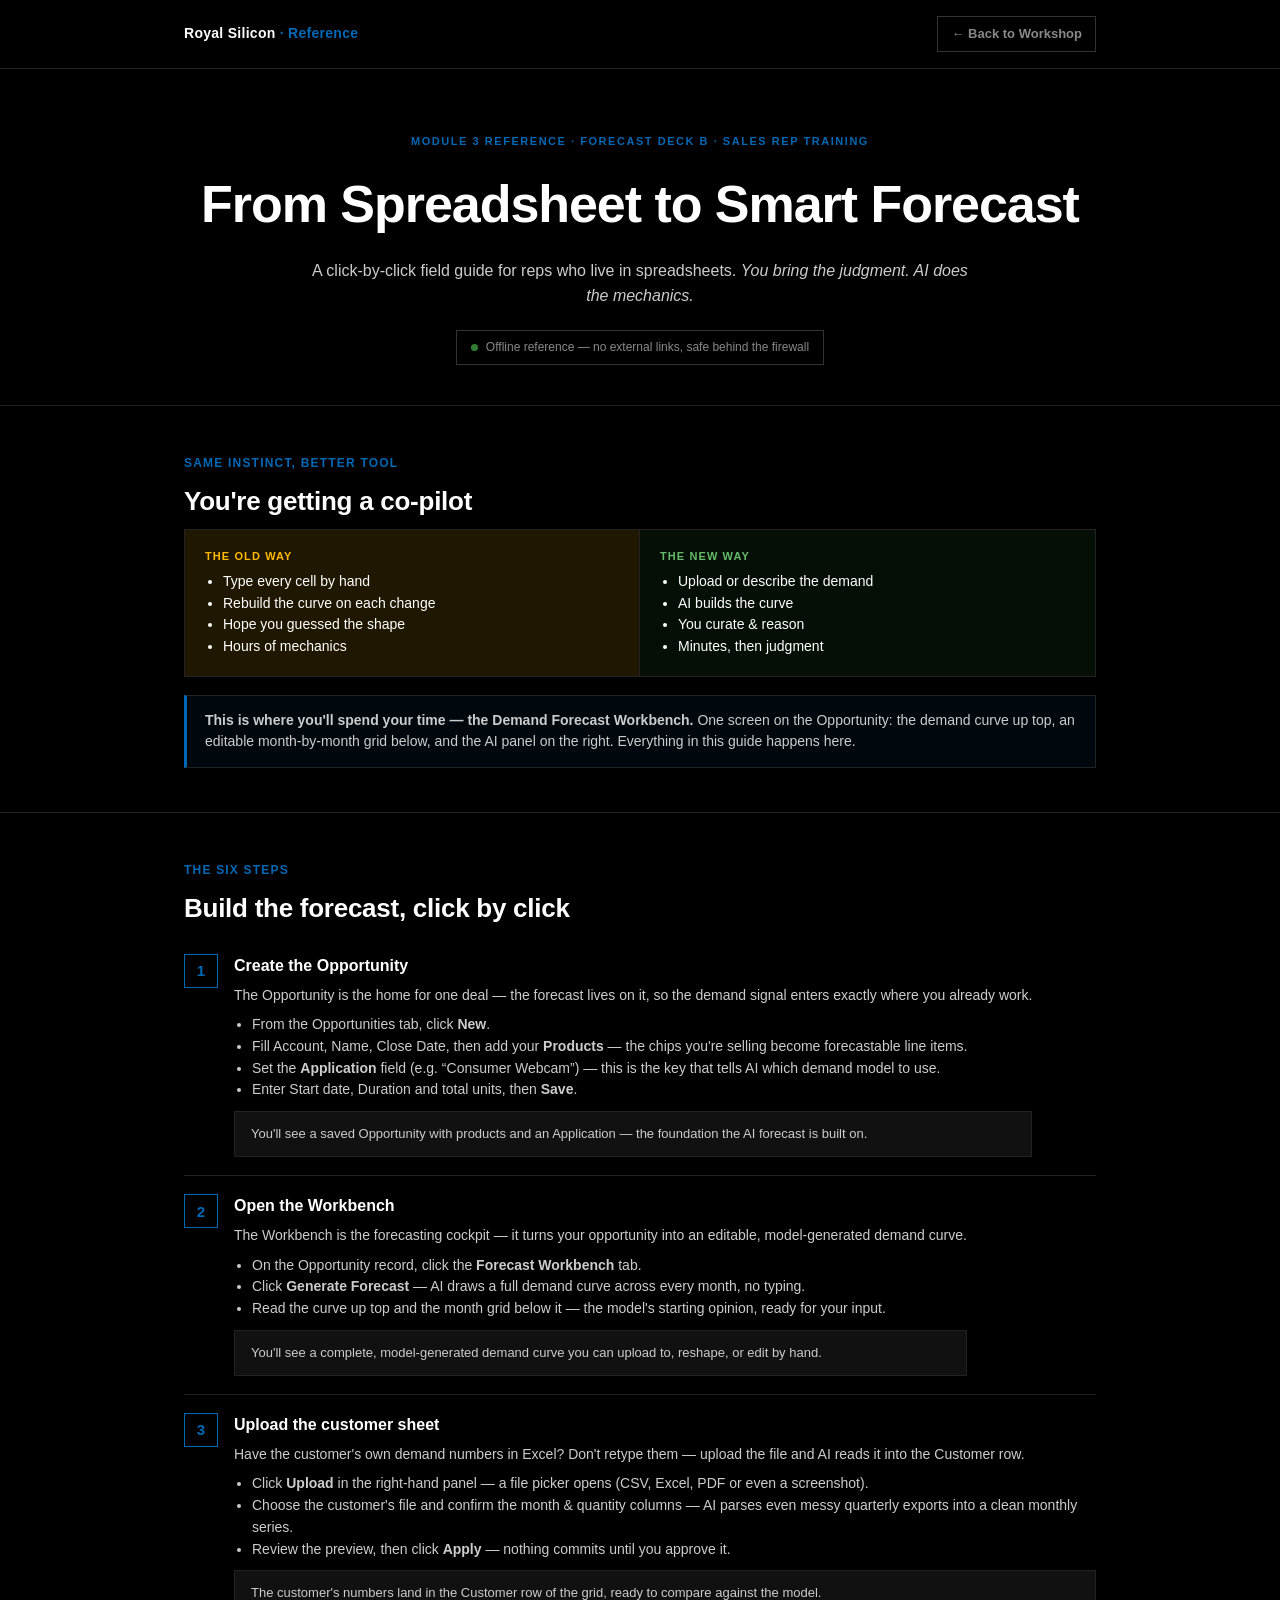
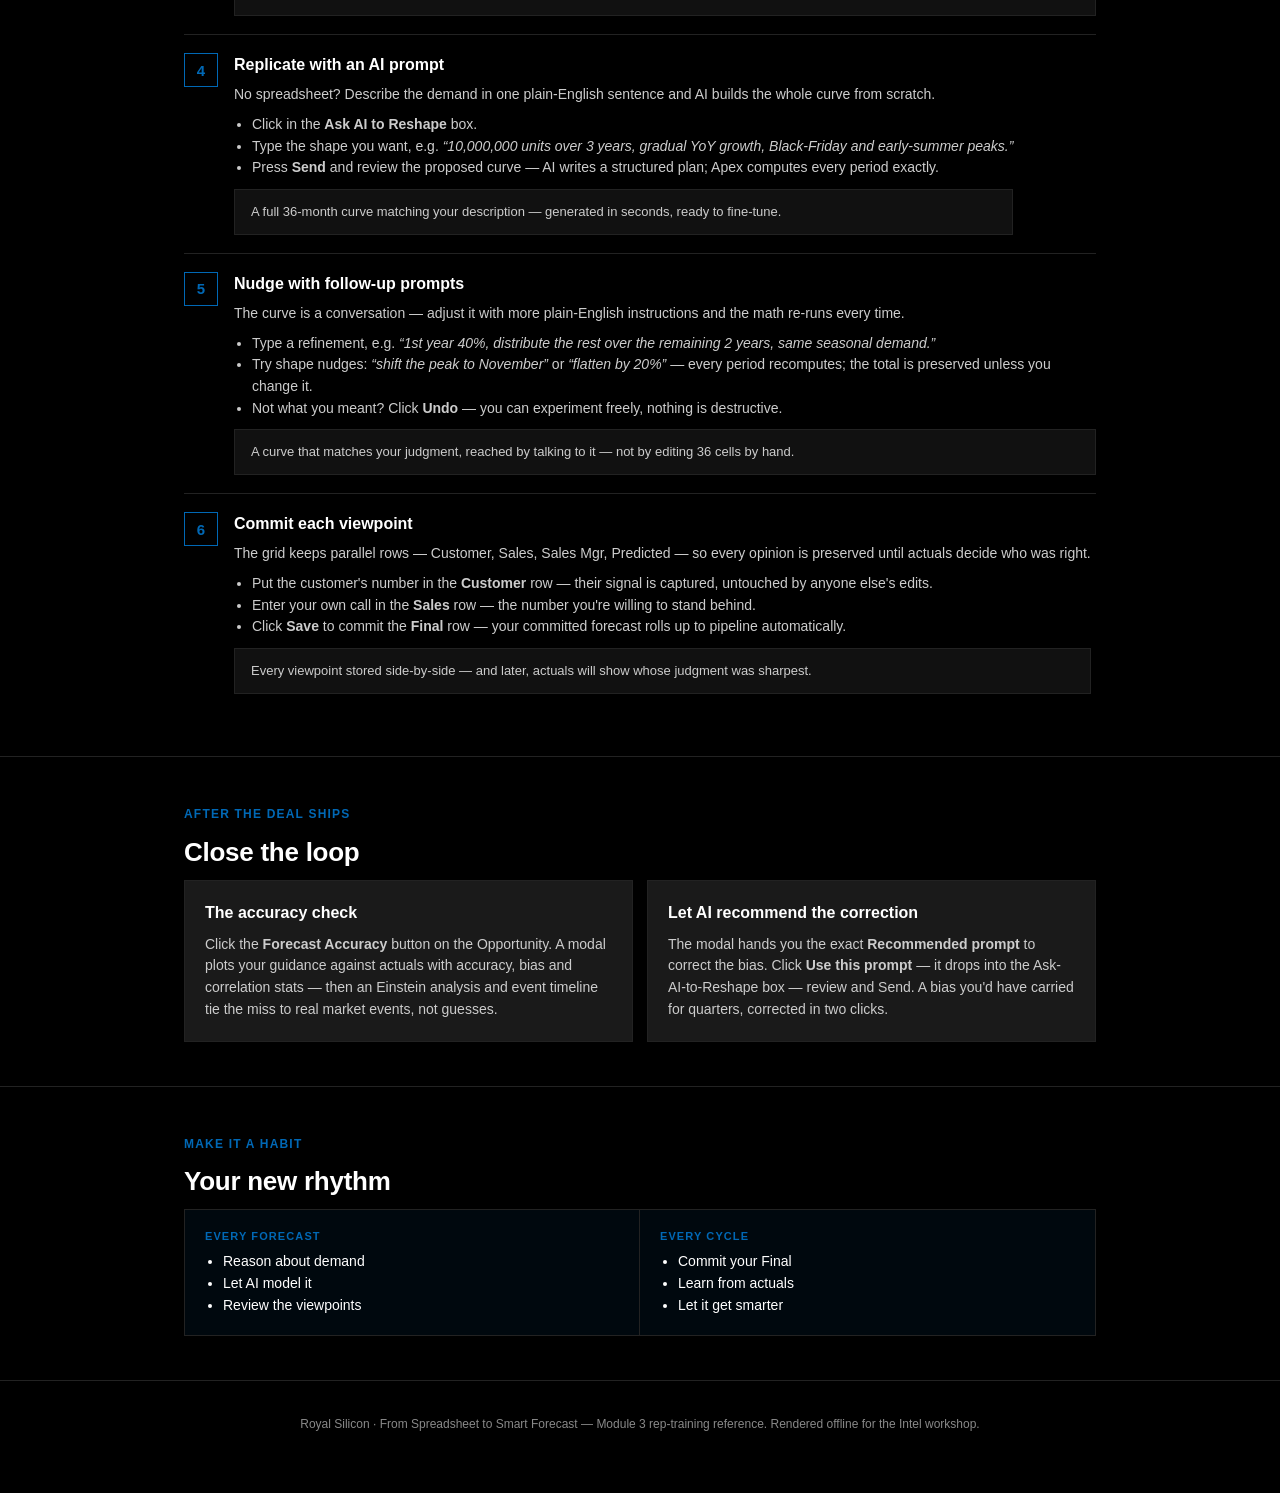
<file: ref-forecast-rep.html>
<!doctype html>
<html lang="en">
<head>
<meta charset="utf-8">
<meta name="viewport" content="width=device-width,initial-scale=1">
<title>Reference · From Spreadsheet to Smart Forecast — Sales Rep Training</title>
<link rel="stylesheet" href="ref-style.css">
</head>
<body>
<div class="topbar"><div class="wrap">
  <div class="brand">Royal Silicon <span class="accent">· Reference</span></div>
  <a class="back" href="intel-workshop-site.html">← Back to Workshop</a>
</div></div>

<div class="hero"><div class="wrap">
  <div class="kicker">Module 3 Reference · Forecast Deck B · Sales Rep Training</div>
  <h1>From Spreadsheet to Smart Forecast</h1>
  <p>A click-by-click field guide for reps who live in spreadsheets. <em>You bring the judgment. AI does the mechanics.</em></p>
  <div class="offline"><span class="dot"></span> Offline reference — no external links, safe behind the firewall</div>
</div></div>

<section><div class="wrap">
  <div class="snum">Same instinct, better tool</div>
  <h2>You're getting a co-pilot</h2>
  <div class="cvs">
    <div class="ch"><div class="lbl">The old way</div><div class="val"><ul style="margin:6px 0 0;padding-left:18px">
      <li>Type every cell by hand</li><li>Rebuild the curve on each change</li>
      <li>Hope you guessed the shape</li><li>Hours of mechanics</li></ul></div></div>
    <div class="cs"><div class="lbl">The new way</div><div class="val"><ul style="margin:6px 0 0;padding-left:18px">
      <li>Upload or describe the demand</li><li>AI builds the curve</li>
      <li>You curate &amp; reason</li><li>Minutes, then judgment</li></ul></div></div>
  </div>
  <div class="note"><strong>This is where you'll spend your time — the Demand Forecast Workbench.</strong> One screen on the Opportunity: the demand curve up top, an editable month-by-month grid below, and the AI panel on the right. Everything in this guide happens here.</div>
</div></section>

<section><div class="wrap">
  <div class="snum">The six steps</div>
  <h2>Build the forecast, click by click</h2>

  <div class="step"><div class="sn">1</div><div>
    <h4>Create the Opportunity</h4>
    <p>The Opportunity is the home for one deal — the forecast lives on it, so the demand signal enters exactly where you already work.</p>
    <ul>
      <li>From the Opportunities tab, click <b>New</b>.</li>
      <li>Fill Account, Name, Close Date, then add your <b>Products</b> — the chips you're selling become forecastable line items.</li>
      <li>Set the <b>Application</b> field (e.g. “Consumer Webcam”) — this is the key that tells AI which demand model to use.</li>
      <li>Enter Start date, Duration and total units, then <b>Save</b>.</li>
    </ul>
    <div class="seeing">You'll see a saved Opportunity with products and an Application — the foundation the AI forecast is built on.</div>
  </div></div>

  <div class="step"><div class="sn">2</div><div>
    <h4>Open the Workbench</h4>
    <p>The Workbench is the forecasting cockpit — it turns your opportunity into an editable, model-generated demand curve.</p>
    <ul>
      <li>On the Opportunity record, click the <b>Forecast Workbench</b> tab.</li>
      <li>Click <b>Generate Forecast</b> — AI draws a full demand curve across every month, no typing.</li>
      <li>Read the curve up top and the month grid below it — the model's starting opinion, ready for your input.</li>
    </ul>
    <div class="seeing">You'll see a complete, model-generated demand curve you can upload to, reshape, or edit by hand.</div>
  </div></div>

  <div class="step"><div class="sn">3</div><div>
    <h4>Upload the customer sheet</h4>
    <p>Have the customer's own demand numbers in Excel? Don't retype them — upload the file and AI reads it into the Customer row.</p>
    <ul>
      <li>Click <b>Upload</b> in the right-hand panel — a file picker opens (CSV, Excel, PDF or even a screenshot).</li>
      <li>Choose the customer's file and confirm the month &amp; quantity columns — AI parses even messy quarterly exports into a clean monthly series.</li>
      <li>Review the preview, then click <b>Apply</b> — nothing commits until you approve it.</li>
    </ul>
    <div class="seeing">The customer's numbers land in the Customer row of the grid, ready to compare against the model.</div>
  </div></div>

  <div class="step"><div class="sn">4</div><div>
    <h4>Replicate with an AI prompt</h4>
    <p>No spreadsheet? Describe the demand in one plain-English sentence and AI builds the whole curve from scratch.</p>
    <ul>
      <li>Click in the <b>Ask AI to Reshape</b> box.</li>
      <li>Type the shape you want, e.g. <em>“10,000,000 units over 3 years, gradual YoY growth, Black-Friday and early-summer peaks.”</em></li>
      <li>Press <b>Send</b> and review the proposed curve — AI writes a structured plan; Apex computes every period exactly.</li>
    </ul>
    <div class="seeing">A full 36-month curve matching your description — generated in seconds, ready to fine-tune.</div>
  </div></div>

  <div class="step"><div class="sn">5</div><div>
    <h4>Nudge with follow-up prompts</h4>
    <p>The curve is a conversation — adjust it with more plain-English instructions and the math re-runs every time.</p>
    <ul>
      <li>Type a refinement, e.g. <em>“1st year 40%, distribute the rest over the remaining 2 years, same seasonal demand.”</em></li>
      <li>Try shape nudges: <em>“shift the peak to November”</em> or <em>“flatten by 20%”</em> — every period recomputes; the total is preserved unless you change it.</li>
      <li>Not what you meant? Click <b>Undo</b> — you can experiment freely, nothing is destructive.</li>
    </ul>
    <div class="seeing">A curve that matches your judgment, reached by talking to it — not by editing 36 cells by hand.</div>
  </div></div>

  <div class="step"><div class="sn">6</div><div>
    <h4>Commit each viewpoint</h4>
    <p>The grid keeps parallel rows — Customer, Sales, Sales Mgr, Predicted — so every opinion is preserved until actuals decide who was right.</p>
    <ul>
      <li>Put the customer's number in the <b>Customer</b> row — their signal is captured, untouched by anyone else's edits.</li>
      <li>Enter your own call in the <b>Sales</b> row — the number you're willing to stand behind.</li>
      <li>Click <b>Save</b> to commit the <b>Final</b> row — your committed forecast rolls up to pipeline automatically.</li>
    </ul>
    <div class="seeing">Every viewpoint stored side-by-side — and later, actuals will show whose judgment was sharpest.</div>
  </div></div>
</div></section>

<section><div class="wrap">
  <div class="snum">After the deal ships</div>
  <h2>Close the loop</h2>
  <div class="grid g2">
    <div class="card"><h3>The accuracy check</h3><p>Click the <b>Forecast Accuracy</b> button on the Opportunity. A modal plots your guidance against actuals with accuracy, bias and correlation stats — then an Einstein analysis and event timeline tie the miss to real market events, not guesses.</p></div>
    <div class="card"><h3>Let AI recommend the correction</h3><p>The modal hands you the exact <b>Recommended prompt</b> to correct the bias. Click <b>Use this prompt</b> — it drops into the Ask-AI-to-Reshape box — review and Send. A bias you'd have carried for quarters, corrected in two clicks.</p></div>
  </div>
</div></section>

<section><div class="wrap">
  <div class="snum">Make it a habit</div>
  <h2>Your new rhythm</h2>
  <div class="cvs">
    <div class="ch" style="background:var(--green-faint)"><div class="lbl" style="color:var(--green)">Every forecast</div><div class="val"><ul style="margin:6px 0 0;padding-left:18px">
      <li>Reason about demand</li><li>Let AI model it</li><li>Review the viewpoints</li></ul></div></div>
    <div class="cs" style="background:var(--green-faint)"><div class="lbl" style="color:var(--green)">Every cycle</div><div class="val"><ul style="margin:6px 0 0;padding-left:18px">
      <li>Commit your Final</li><li>Learn from actuals</li><li>Let it get smarter</li></ul></div></div>
  </div>
</div></section>

<div class="foot"><div class="wrap">Royal Silicon · From Spreadsheet to Smart Forecast — Module 3 rep-training reference. Rendered offline for the Intel workshop.</div></div>
</body>
</html>
</file>
<file: ref-style.css>
:root{
    --green:#0068B5;--green-dim:rgba(0,104,181,.15);--green-faint:rgba(0,104,181,.08);
    --bg:#000;--surface:#111;--surface2:#1A1A1A;--border:#333;--border2:#222;
    --muted:#999;--text:#fff;--text2:#ccc;--text3:#888;
    --warn:#FFB900;--warn-dim:rgba(255,185,0,.12);--blue:#2196F3;--blue-dim:rgba(33,150,243,.1);
    --green2:#2E7D32;--green2-dim:rgba(46,125,50,.12);
  }
  *{box-sizing:border-box}
  body{margin:0;background:var(--bg);color:var(--text);font-family:Arial,Helvetica,sans-serif;line-height:1.55}
  code{font-family:'SF Mono',ui-monospace,Menlo,monospace;font-size:13px;background:var(--green-faint);padding:1px 5px;color:#7fc4ff}
  .wrap{max-width:960px;margin:0 auto;padding:0 24px}
  .topbar{border-bottom:1px solid var(--border2);padding:16px 0;position:sticky;top:0;background:rgba(0,0,0,.85);backdrop-filter:blur(8px);z-index:10}
  .topbar .wrap{display:flex;align-items:center;justify-content:space-between;gap:16px}
  .brand{font-weight:700;font-size:14px;letter-spacing:.02em}
  .brand .accent{color:var(--green)}
  .back{color:var(--text3);text-decoration:none;font-size:13px;font-weight:700;border:1px solid var(--border);padding:7px 13px;transition:.15s}
  .back:hover{color:var(--green);border-color:var(--green)}
  .hero{padding:64px 0 40px;text-align:center;border-bottom:1px solid var(--border2)}
  .kicker{font-size:11px;font-weight:700;letter-spacing:.14em;text-transform:uppercase;color:var(--green);margin-bottom:14px}
  h1{font-size:clamp(30px,5vw,52px);font-weight:800;letter-spacing:-.02em;margin:0 0 14px}
  .hero p{color:var(--text2);max-width:680px;margin:0 auto;font-size:16px}
  .offline{display:inline-flex;align-items:center;gap:8px;margin-top:22px;font-size:12px;color:var(--text3);border:1px solid var(--border);padding:7px 14px}
  .offline .dot{width:7px;height:7px;border-radius:50%;background:var(--green2);display:inline-block}
  section{padding:44px 0;border-bottom:1px solid var(--border2)}
  .snum{display:inline-block;font-size:12px;font-weight:700;color:var(--green);letter-spacing:.1em;text-transform:uppercase;margin-bottom:8px}
  h2{font-size:26px;font-weight:800;letter-spacing:-.01em;margin:0 0 8px}
  .lead{color:var(--text2);font-size:15px;margin:0 0 22px;max-width:760px}
  .grid{display:grid;gap:14px}
  .g2{grid-template-columns:1fr 1fr}
  .g3{grid-template-columns:1fr 1fr 1fr}
  @media(max-width:760px){.g2,.g3{grid-template-columns:1fr}}
  .card{border:1px solid var(--border2);background:var(--surface2);padding:20px}
  .card h3{margin:0 0 8px;font-size:16px;font-weight:700}
  .card p{margin:0;color:var(--text2);font-size:14px}
  .card ul{margin:8px 0 0;padding-left:18px;color:var(--text2);font-size:14px}
  .card li{margin-bottom:5px}
  .pill{display:inline-block;font-size:11px;font-weight:700;letter-spacing:.08em;text-transform:uppercase;color:var(--green);background:var(--green-faint);padding:3px 9px;margin-bottom:10px}
  .cvs{display:grid;grid-template-columns:1fr 1fr;gap:0;border:1px solid var(--border2)}
  .cvs>div{padding:18px 20px}
  .cvs .ch{border-right:1px solid var(--border2);border-bottom:1px solid var(--border2);background:var(--warn-dim)}
  .cvs .cs{border-bottom:1px solid var(--border2);background:var(--green2-dim)}
  .cvs>div:last-child,.cvs>div:nth-last-child(2){border-bottom:0}
  .cvs .lbl{font-size:11px;font-weight:700;letter-spacing:.1em;text-transform:uppercase;margin-bottom:6px}
  .cvs .ch .lbl{color:var(--warn)}
  .cvs .cs .lbl{color:#66BB6A}
  .cvs .val{font-size:14px;color:var(--text)}
  @media(max-width:640px){.cvs{grid-template-columns:1fr}.cvs>div{border-right:0!important}}
  .flow{display:flex;flex-wrap:wrap;gap:10px;align-items:stretch;margin-top:6px}
  .flow .node{flex:1;min-width:120px;border:1px solid var(--border);background:var(--surface);padding:14px;text-align:center;font-size:13px;font-weight:600}
  .flow .arr{display:flex;align-items:center;color:var(--green);font-weight:800}
  .tags{display:flex;flex-wrap:wrap;gap:8px;margin-top:8px}
  .tags span{border:1px solid var(--border);padding:6px 12px;font-size:13px;color:var(--text2)}
  .note{border:1px solid var(--border2);border-left:3px solid var(--green);background:var(--green-faint);padding:14px 18px;font-size:14px;color:var(--text2);margin-top:18px}
  .foot{padding:34px 0 60px;text-align:center;color:var(--text3);font-size:12px}

  .step{display:flex;gap:16px;padding:18px 0;border-bottom:1px solid var(--border2)}
  .step:last-child{border-bottom:0}
  .step .sn{flex:none;width:34px;height:34px;border:1px solid var(--green);color:var(--green);display:flex;align-items:center;justify-content:center;font-weight:800;font-size:15px}
  .step h4{margin:0 0 6px;font-size:16px;font-weight:700}
  .step p{margin:0;color:var(--text2);font-size:14px}
  .step .sub{display:block;margin-top:6px;color:var(--text3);font-size:13px}
  .step ul{margin:8px 0 0;padding-left:18px;color:var(--text2);font-size:14px}
  .seeing{border:1px solid var(--border2);background:var(--surface);padding:12px 16px;margin-top:10px;font-size:13px;color:var(--text2)}
  .seeing b{color:var(--green)}
</file>
